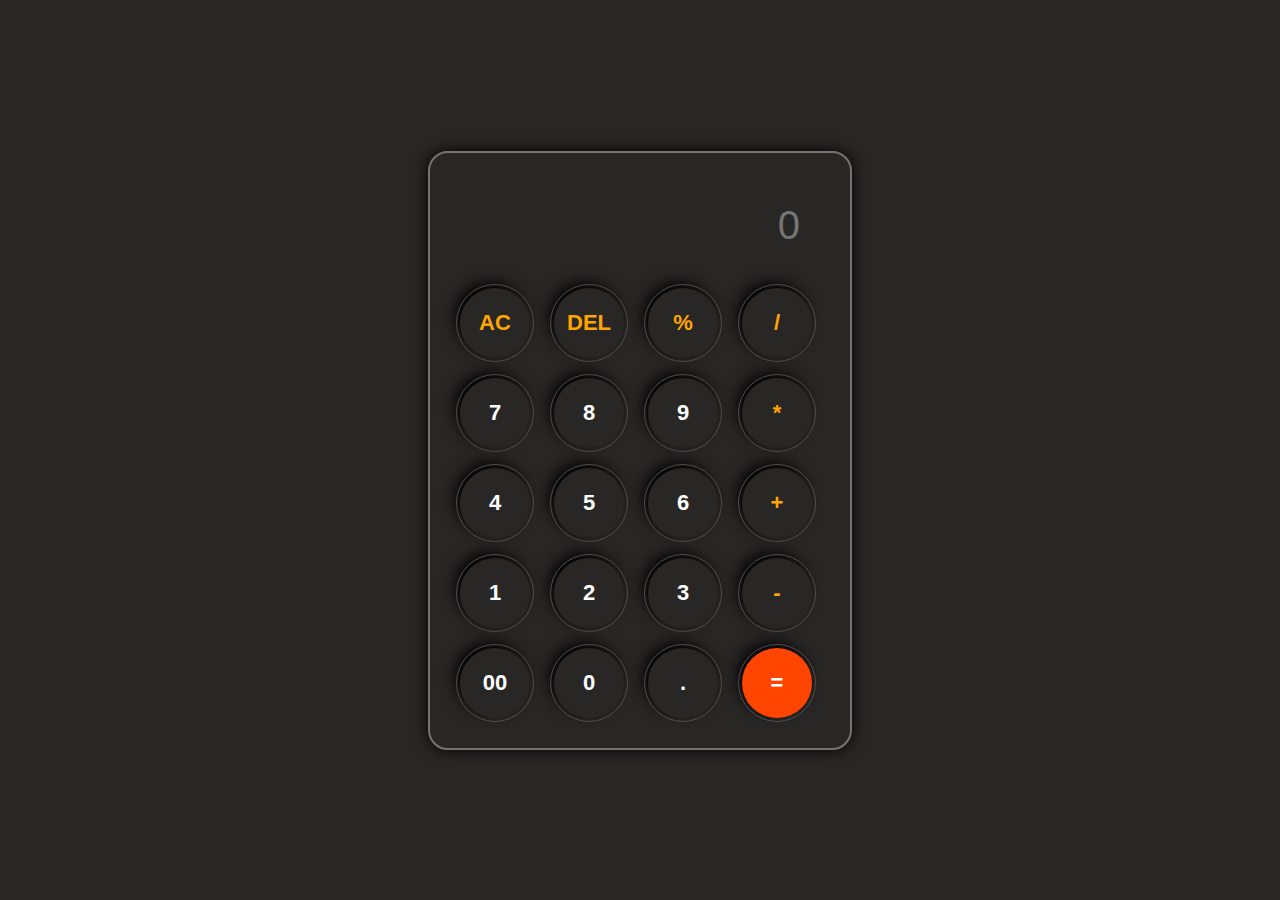
<file: Calculator/index.html>
<!DOCTYPE html>
 <html lang="en">
 <head>
    <meta charset="UTF-8">
    <meta name="viewport" content="width=device-width, initial-scale=1.0">
    <title>Calculator</title>
    <link rel="stylesheet" href="style.css">
 </head>
 <body>
    <div class="calculator">
    <div class="display">
        <input id="inputBox" type="text" placeholder="0" disabled>
    </div>
    <div class="row">
        <button type="button" id="operator">AC</button>
        <button type="button" id="operator">DEL</button>
        <button type="button" id="operator">%</button>
        <button type="button" id="operator">/</button>
    </div>
    <div class="row">
        <button type="button">7</button>
        <button type="button">8</button>
        <button type="button">9</button>
        <button type="button"id="operator">*</button>
    </div>
    <div class="row">
        <button type="button">4</button>
        <button type="button">5</button>
        <button type="button">6</button>
        <button type="button"  id="operator">+</button>
    </div>
    <div class="row">
        <button type="button">1</button>
        <button type="button">2</button>
        <button type="button">3</button>
        <button type="button"  id="operator">-</button>
    </div>
    <div class="row">
        <button type="button">00</button>
        <button type="button">0</button>
        <button type="button">.</button>
        <button type="button" id="equal">=</button>
    </div>
    <script src="script.js"></script>
</div>
 </body>
 </html>
</file>
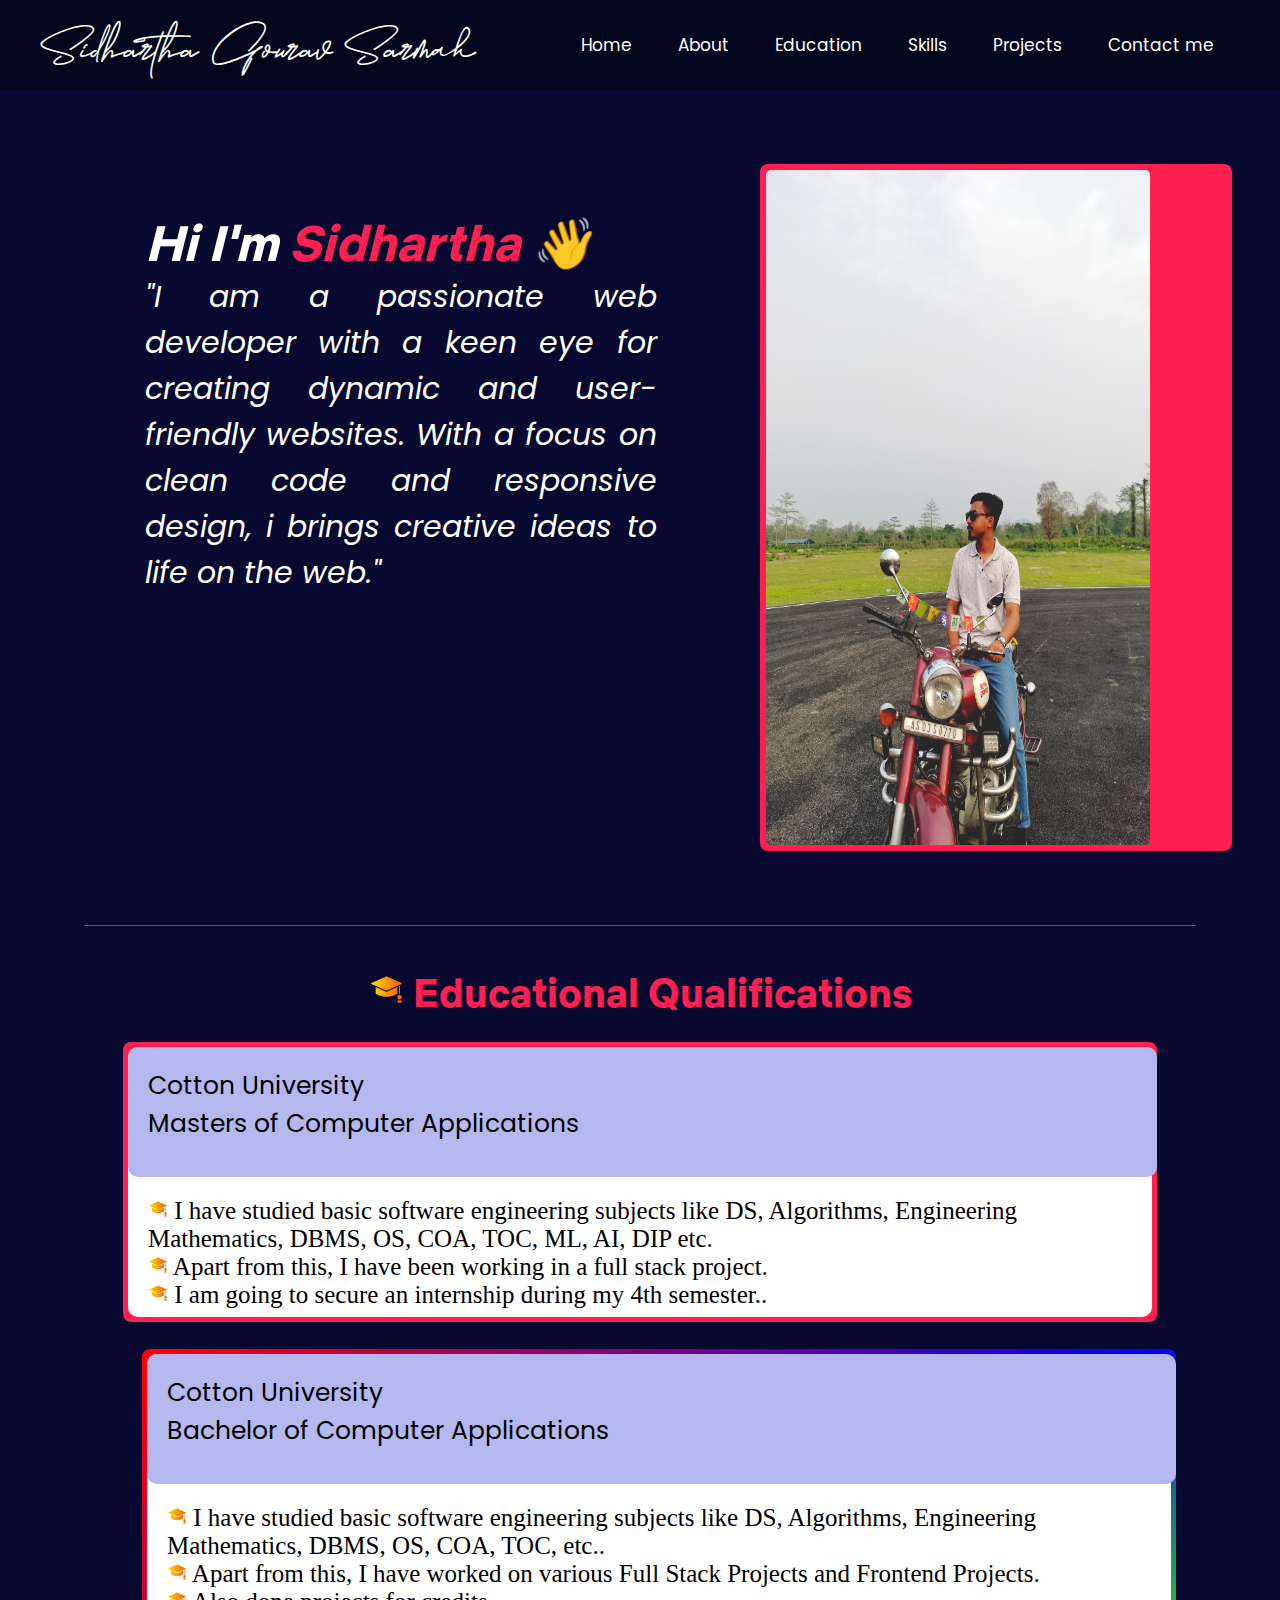
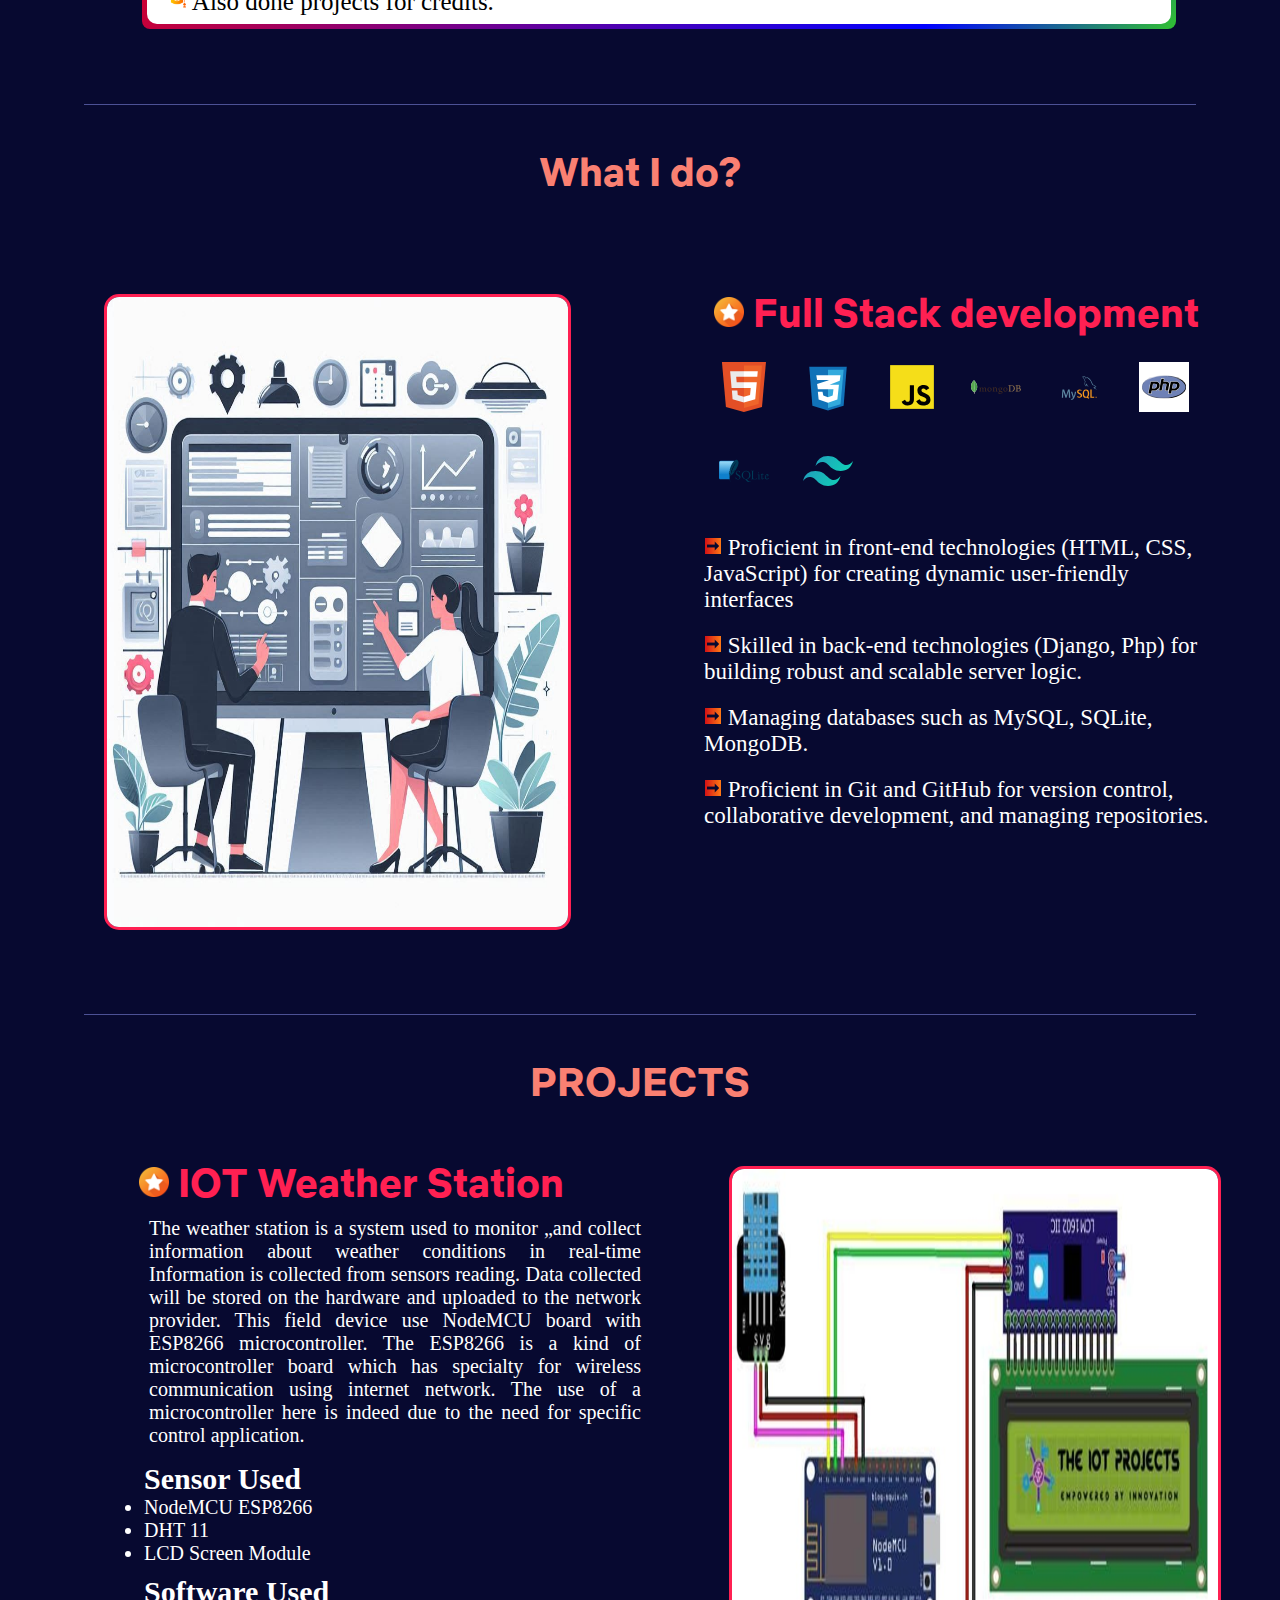
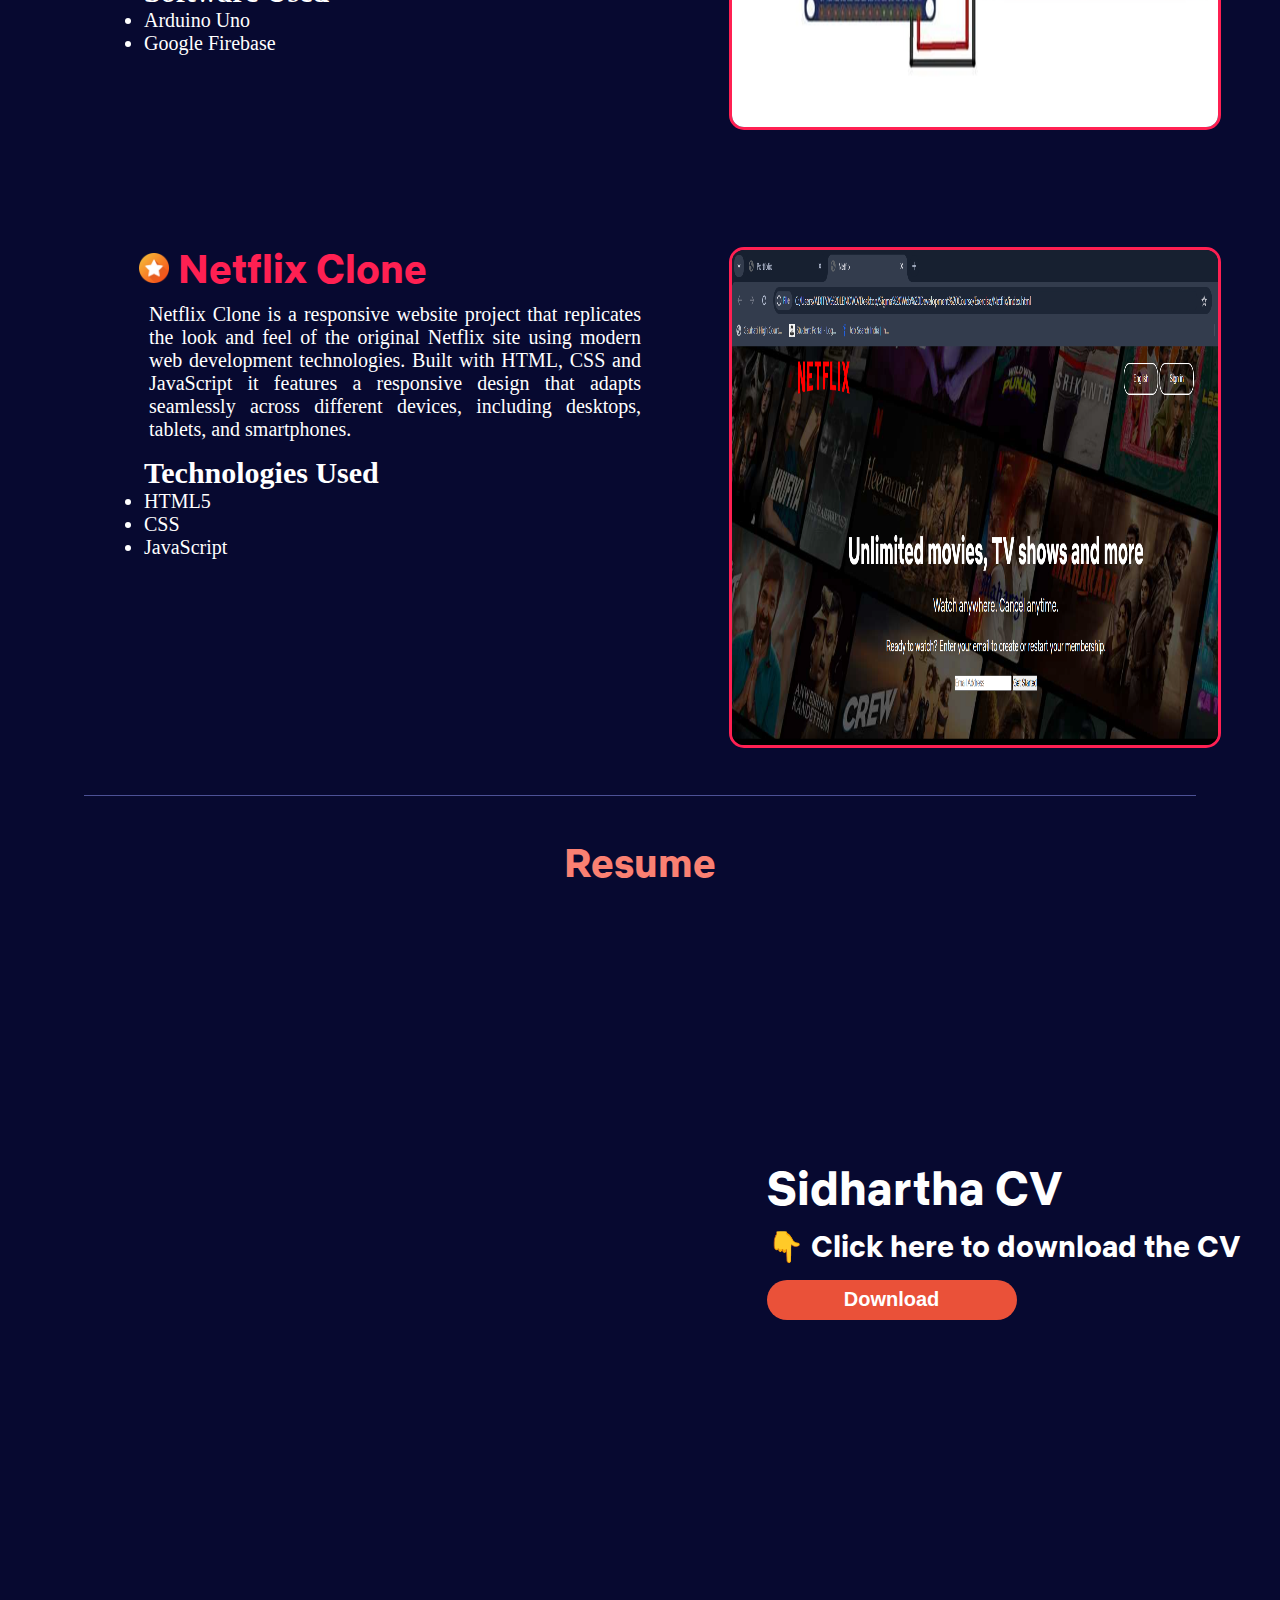
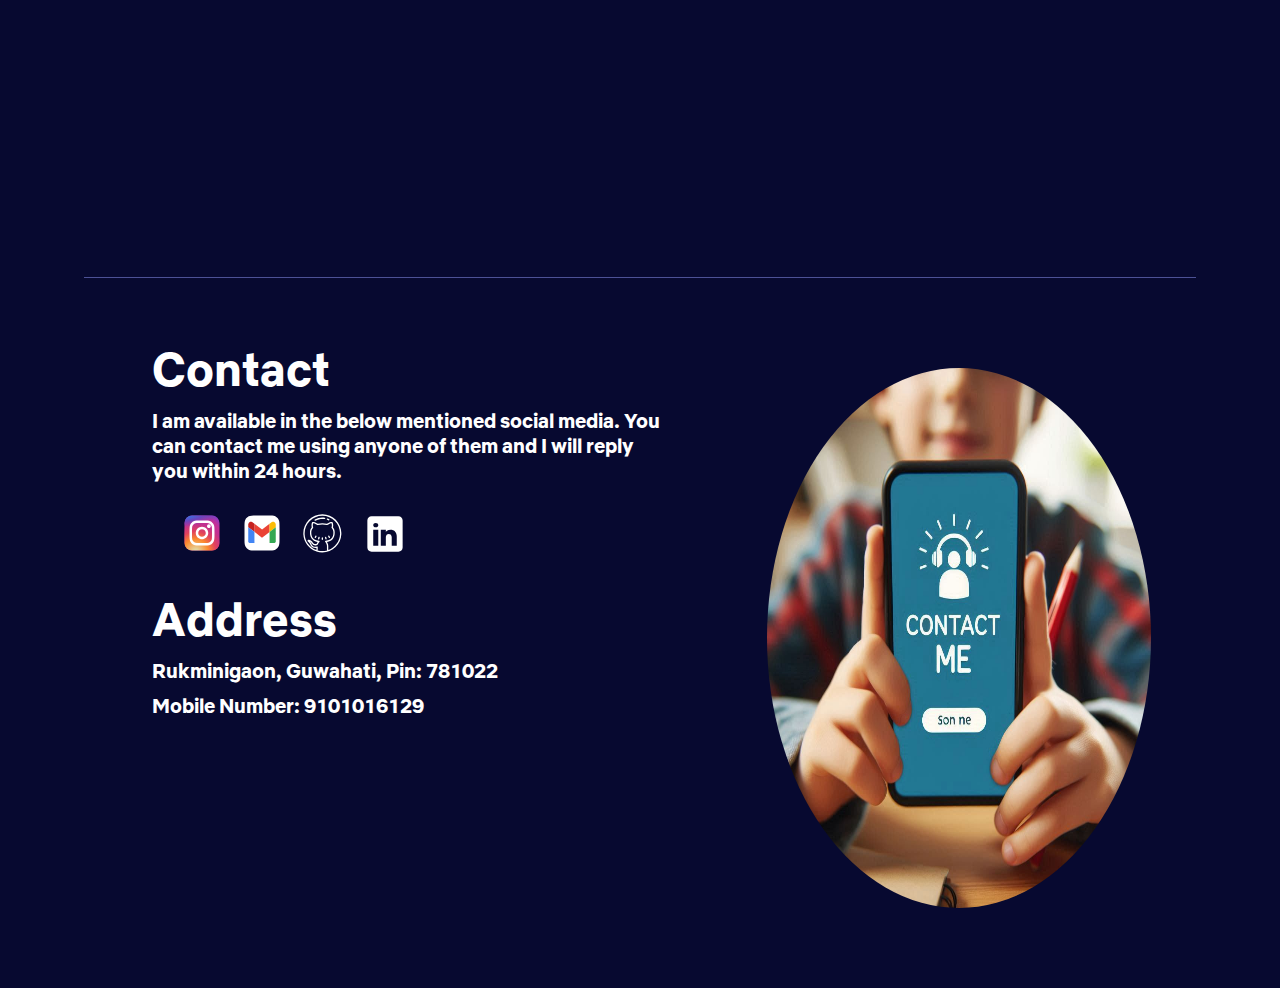
<file: Portfolio/index.html>
<!DOCTYPE html>
<html lang="en">

<head>
    <meta charset="UTF-8">
    <meta name="viewport" content="width=device-width, initial-scale=1.0">
    <title>Portfolio</title>
    <link rel="stylesheet" href="style.css">
</head>

<body>
    <header>
        <nav>
            <div class="left">
                Sidhartha Gourav Sarmah</div>
            <div class="right">
                <ul>
                    <li>Home</li>
                    <li>About</li>
                    <li>Education</li>
                    <li>Skills</li>
                    <li>Projects</li>
                    <li>Contact me</li>
                </ul>
            </div>
        </nav>
    </header>
    <main>
        <section class="firstsec">
            <div class="leftsec">
                Hi I'm <span class="spa">Sidhartha &#128075</span>
                <div class="para">
                    "I am a passionate web developer with a keen eye for creating dynamic and user-friendly
                    websites. With a focus on clean code and responsive design, i brings creative ideas to life on
                    the
                    web."
                </div>
            </div>
            <div class="rightsec">
                <img src="images/dp1.jpg" alt="">
            </div>
        </section>
        <hr>
        <section class="education">
            <div class="edu-heading">
                <img height="35px" src="images/Edu.png" alt="">
                Educational Qualifications
            </div>

            <div class="edu-parent">
                <div class="edu-details1">
                    <li>Cotton University</li>
                    <li>Masters of Computer Applications</li>
                </div>
                <div class="edu-details2">
                    <li>
                        <img height="20px" src="images/Edu.png" alt="">
                        I have studied basic software engineering subjects like DS, Algorithms, Engineering Mathematics,
                        DBMS, OS, COA, TOC, ML, AI, DIP etc.
                    </li>
                    <li>
                        <img height="20px" src="images/Edu.png" alt="">
                        Apart from this, I have been working in a full stack project.
                    </li>
                    <li>
                        <img height="20px" src="images/Edu.png" alt="">
                        I am going to secure an internship during my 4th semester..
                    </li>
                </div>
            </div>
            <div class="edu-parent1">
                <div class="edu-details3">
                    <li>Cotton University</li>
                    <li>Bachelor of Computer Applications</li>
                </div>
                <div class="edu-details4">
                    <li>
                        <img height="20px" src="images/Edu.png" alt="">
                        I have studied basic software engineering subjects like DS, Algorithms, Engineering Mathematics,
                        DBMS, OS, COA, TOC, etc..
                    </li>
                    <li>
                        <img height="20px" src="images/Edu.png" alt="">
                        Apart from this, I have worked on various Full Stack Projects and Frontend Projects.
                    </li>
                    <li>
                        <img height="20px" src="images/Edu.png" alt="">
                        Also done projects for credits.
                    </li>
                </div>
            </div>
            <hr>
        </section>
        <div class="what">What I do?</div>
        <section class="secondsec">
            <div class="secleft">
                <img src="images/what i do.png" alt="">
            </div>
            <div class="secright">
                <li id="full">
                    <img src="images/star.png" alt="">
                    Full Stack development
                </li>
                <div class="icon">
                    <img src="svg/1.svg" alt="">
                    <img src="svg/2.svg" alt="">
                    <img src="svg/3.svg" alt="">
                    <img src="svg/4.svg" alt="">
                    <img src="svg/5.svg" alt="">
                    <img src="svg/7.svg" alt="">
                    <img src="svg/8.svg" alt="">
                    <img src="svg/9.svg" alt="">
                </div>
                <li>
                    <img height="18px" src="images/arrow (1).png" alt="">
                    Proficient in front-end technologies (HTML, CSS, JavaScript) for creating dynamic user-friendly
                    interfaces

                </li>
                <li>
                    <img height="18px" src="images/arrow (1).png" alt="">
                    Skilled in back-end technologies (Django, Php) for building robust and scalable server logic.
                </li>
                <li>
                    <img height="18px" src="images/arrow (1).png" alt="">
                    Managing databases such as MySQL, SQLite, MongoDB.
                </li>
                <li>
                    <img height="18px" src="images/arrow (1).png" alt="">
                    Proficient in Git and GitHub for version control, collaborative development, and managing
                    repositories.
                </li>
            </div>
        </section>
        <hr>
        <div class="what">PROJECTS</div>
        <section class="thirdsec">
            <div class="thirdleft">
                <img height="30px" src="images/star.png" alt="">
                IOT Weather Station
                <p class="iotpara">
                    The weather station is a system used to monitor „and collect information about weather conditions in
                    real-time Information is collected from sensors reading. Data collected will be stored on the
                    hardware and uploaded to the network provider. This field device use NodeMCU board with ESP8266
                    microcontroller. The ESP8266 is a kind of microcontroller board which has specialty for wireless
                    communication using internet network. The use of a microcontroller here is indeed due to the need
                    for specific control application.
                </p>

                <div id="compo">
                    <h2>Sensor Used</h2>
                    <li>NodeMCU ESP8266</li>
                    <li> DHT 11</li>
                    <li> LCD Screen Module</li>
                </div>
                <div id="soft">
                    <h2> Software Used</h2>
                    <li>Arduino Uno</li>
                    <li>Google Firebase</li>
                </div>
            </div>
            <div class="thirdright">
                <img height="" src="images/iot.png" alt="">
            </div>
        </section>
        <section class="forthsec">
            <div class="forthleft">
                <img height="30px" src="images/star.png" alt="">
                Netflix Clone
                <p class="netflix-para">
                    Netflix Clone is a responsive website project that replicates the look and feel of the original
                    Netflix site using modern web development technologies. Built with HTML, CSS and
                    JavaScript it features a responsive design that adapts seamlessly across different devices,
                    including desktops, tablets, and smartphones.
                </p>
                <div class="tech">
                    <h2>Technologies Used</h2>
                    <li>HTML5</li>
                    <li>CSS</li>
                    <li>JavaScript</li>
                </div>
            </div>
            <div class="forthright">
                <img src="images/netflix.png" alt="">
            </div>
        </section>
        <hr>
        <div class="what">Resume</div>
        <section class="fifth-section">
            <div class="fifth-left">
                <iframe src="file:///C:/Users/ADITYA%20LENOVO/Desktop/Codsoft/Portfolio/cv.pdf"
                    frameborder="0"></iframe>
            </div>
            <div class="fifth-right">
                <h3>Sidhartha CV</h3>
                <p>👇 Click here to download the CV</p>
                <a href="./cv.pdf" download="Sidhartha Resume">
                    <button>Download</button>
                </a>
            </div>
        </section>
        <hr>
        <section class="sixth-section">
            <div class="sixth-left">
                <h3>Contact</h3>
                <p>I am available in the below mentioned social media. You can contact me using anyone of them and I
                    will reply you within 24 hours.</p>
                <div class="contact-container">
                    <a href="https://www.instagram.com/sidhartha.css/" target="_blank">
                        <button class="insta-button">
                            <img src="svg/instagram.svg"alt="instagram logo"> 
                        </button>
                    </a>
                    <a href="mailto: sidharthasarmah17@gmail.com" target="_blank">
                        <button class="gmail-button">
                            <img src="svg/gmail.svg" alt="Gmail logo">
                        </button>
                    </a>
                    <a href="https://github.com/Sid-css" target="_blank">
                        <button class="github-button">
                            <img src="svg/github (1).svg" alt="github logo">
                        </button>
                    </a>
                    <a href="https://www.linkedin.com/in/sidhartha-gourav-sarmah-9a6322224/" target="_blank">
                        <button class="linkedin-button">
                            <img src="svg/linkedin.svg" alt="">
                        </button>
                    </a>
                </div>
                <div class="address">
                    <h3>Address</h3>
                    <p>Rukminigaon, Guwahati, Pin: 781022</p>
                    <p>Mobile Number: 9101016129</p>
                </div>
            </div>
            <div class="sixth-right">
                <img src="images/Contact me.png" alt="">
            </div>
        </section>
    </main>
</body>

</html>
</file>
<file: Calculator/style.css>
* {
     margin: 0;
     padding: 0;
     box-sizing: border-box;
 }

 body {
     min-height: 100vh;
     width: 100%;
     display: flex;
     flex-direction: column;
     justify-content: center;
     align-items: center;
     background-color: rgb(41, 38, 38)
 }

 .calculator {
     border: 2px solid rgb(116, 114, 114);
     padding: 20px;
     border-radius: 20px;
     box-shadow: 0 0 15px black;
 }

 .display input {
     width: 360px;
     border: none;
     outline: none;
     padding: 20px;
     margin: 10px;
     background: transparent;
     font-size: 40px;
     color: #fff;
     text-align: right;
     cursor: pointer;
 }

 input ::placeholder {
     color: white;
 }

 .row button {
     width: 70px;
     height: 70px;
     margin: 10px;
     border-radius: 50%;
     background: transparent;
     color: #fff;
     font-size: 22px;
     font-weight: 600;
     border: 0;
     box-shadow: -5px -6px 15px #000;
     outline: 1px solid rgb(80, 77, 77);
     outline-offset: 3px;
     cursor: pointer;
 }

 button:active {
     background: black;
     transform: translate(2px 2px);
 }

 #operator {
     color: orange;
 }

 #equal {
     background-color: orangered;
 }
</file>
<file: Portfolio/style.css>
@import url('https://fonts.googleapis.com/css2?family=Poppins:ital,wght@0,100;0,200;0,300;0,400;0,500;0,600;0,700;0,800;0,900;1,100;1,200;1,300;1,400;1,500;1,600;1,700;1,800;1,900&display=swap');

@font-face {
    font-family: agustina;
    src: url(agustina_3/Agustina-Signature.otf);
}

@font-face {
    font-family: netflix;
    src: url(netflix-sans-font/NetflixSans-Bold.otf);
}

@keyframes move {
    0% {
        left: 50deg;
    }

    to {
        right: 50deg;
    }

}

:root {
    --navcolor: #01061d;
    --seccolor: #070930;
}

* {
    margin: 0;
    padding: 0;
}

body {
    background-color: var(--seccolor);
}

nav {
    display: flex;
    justify-content: space-around;
    background-color: var(--navcolor);
    align-items: center;
    height: 90px;
}

nav ul {
    display: flex;
    justify-content: center;
}

.left {
    color: white;
    font-size: 40px;
    font-family: agustina;
}

nav ul li {
    list-style: none;
    font-family: 'poppins';
    font-size: 17px;
    color: white;
    margin: 0 23px;
}

.firstsec {
    display: flex;
    justify-content: space-around;
    margin: 80px 0;
}

.leftsec {
    width: 40%;
    color: white;
    font-style: italic;
    font-size: 50px;
    font-family: netflix;
    margin: 40px 0 0 90px;

}

.para {
    font-size: 30px;
    font-family: 'poppins';
    text-align: justify;
}

.spa {
    color: #ff2052;
}

.rightsec {
    width: 460px;
    position: relative;
}

.rightsec::before {
    content: '';
    position: absolute;
    top: -6px;
    left: -6px;
    width: 100%;
    height: 100%;
    background-color: #ff2052;
    /* background:
        linear-gradient(130deg, #ff720e, #10e044 50%, yellow 90%, red 100%); */
    z-index: -1;
    border-radius: 8px;
    padding: 6px;
    /* animation: animate 2s linear infinite; */
}

@keyframes animate {
    100% {
        filter: hue-rotate(360deg);
    }
}

.rightsec img {
    height: 75vh;
    width: 30vw;
    object-fit: fill;
    border-radius: 5px;
    margin: 0 0 -4px 0;
}

main hr {
    border: 0;
    background-color: #4c5195;
    height: 1px;
    margin: 40px 84px;
}

.edu-heading {
    color: #ff2052;
    font-size: 40px;
    font-family: netflix;
    text-align: center;
    margin: 0px 0px 30px 0px;
    /* height: 9vh;
   
    padding: 10px;
    background-color: rgb(111, 235, 188); */
}

.edu-parent {
    width: 80vw;
    min-height: 30vh;
    background-color: white;
    border-radius: 10px;
    margin: auto;
    /* border: 2px solid #ff2052; */
    position: relative;

}

.edu-parent::before {
    content: '';
    position: absolute;
    top: -5px;
    left: -5px;
    width: 100%;
    height: 100%;
    background-color: #ff2052;
    background:
        linear-gradient(130deg, 130deg, red, blue 80%, rgb(49, 193, 49) 100%);
    z-index: -1;
    border-radius: 8px;
    padding: 5px;
    animation: animate 2s linear infinite;
}

.edu-details1 {
    color: black;
    background-color: #b4b8ee;
    border-radius: 10px;
    list-style: none;
    font-size: 25px;
    font-family: 'poppins';
    width: 77.3vw;
    margin: auto;
    padding: 20px;
    min-height: 10vh;
}

.edu-details2 {
    margin: 20px;
    list-style: none;
    font-size: 25px;
}

.edu-parent1 {
    width: 80vw;
    min-height: 30vh;
    background-color: white;
    border-radius: 10px;
    margin: 37px 0px 80px 147px;
    /* border: 2px solid #ff2052; */
    position: relative;
}

.edu-parent1::before {
    content: '';
    position: absolute;
    top: -5px;
    left: -5px;
    width: 100%;
    height: 100%;
    background-color: #ff2052;
    background:
        linear-gradient(130deg, red, blue 80%, rgb(49, 193, 49) 100%);
    z-index: -1;
    border-radius: 8px;
    padding: 5px;
    animation: animate 2s linear infinite;
}

.edu-details3 {
    color: black;
    background-color: #b4b8ee;
    border-radius: 10px;
    list-style: none;
    font-size: 25px;
    font-family: 'poppins';
    width: 77.3vw;
    margin: auto;
    padding: 20px;
    min-height: 10vh;
}

.edu-details4 {
    margin: 20px;
    list-style: none;
    font-size: 25px;
}

.secondsec {
    display: flex;
    justify-content: space-around;
    margin: 80px 0;
}

.what {
    color: #fa8072;
    font-size: 40px;
    text-align: center;
    margin: 10px;
    font-family: netflix;

}

.secleft {
    width: 40%;
    color: white;
}



.secleft img {
    height: 70vh;
    width: 36vw;
    margin: 18px 0 0 40px;
    border: 3px solid #ff2052;
    border-radius: 15px;

}

.secright {
    width: 40%;
    color: white;

}

#full {
    font-size: 40px;
    color: #ff2052;
    font-family: netflix;
    margin: 10px;
}

.icon img {
    width: 50px;
    padding: 7px;
    margin: 8px 8px;
}

#full img {
    height: 30px;
}

.secright li {
    list-style: none;
    font-size: 23px;
    margin-top: 20px;

}

.thirdsec {
    display: flex;
    justify-content: space-around;
    margin: 20px 0;
}

.thirdleft {
    width: 40%;
    margin: 30px 0 0 100px;
    font-size: 40px;
    font-family: netflix;
    color: #ff2052;

}

.iotpara {
    color: white;
    margin: 10px;
    font-size: 20px;
    font-family: 'Times New Roman', Times, serif;
    text-align: justify;
}

#compo {
    font-size: 20px;
    color: white;
    font-family: 'Times New Roman', Times, serif;
    padding: 5px;
}

#soft {
    font-size: 20px;
    color: white;
    font-family: 'Times New Roman', Times, serif;
    padding: 5px;
}

.thirdright {
    width: 40%;
    font-size: 30px;
    color: white;
}



.thirdright img {
    height: 62vh;
    width: 38vw;
    margin-top: 40px;
    object-fit: fill;
    border: 3px solid #ff2052;
    border-radius: 15px;
}

.forthsec {
    display: flex;
    justify-content: space-around;
    margin: 20px 0;
}

.forthleft {
    width: 40%;
    font-size: 40px;
    color: white;
    margin: 85px 0 0 100px;
    font-family: netflix;
    color: #ff2052;
}

.netflix-para {
    color: white;
    margin: 10px;
    font-size: 20px;
    font-family: 'Times New Roman', Times, serif;
    text-align: justify;
}

.tech {
    font-size: 20px;
    color: white;
    font-family: 'Times New Roman', Times, serif;
    padding: 5px;
}

.forthright {
    width: 40%;
    font-size: 30px;
    color: white;
    margin-top: 50px;
}

.forthright img {
    height: 55vh;
    width: 38vw;
    margin-top: 40px;
    object-fit: fill;
    border: 3px solid #ff2052;
    border-radius: 15px;
}

.fifth-section {
    display: flex;
    justify-content: space-around;
    margin: 20px 0;
}

.fifth-left {
    width: 40%;
    font-size: 40px;
    color: white;
    margin: 20px 0 0 150px;
    font-family: netflix;

}

.fifth-left iframe {
    width: 40vw;
    height: 100vh;

}

.fifth-right {
    width: 40%;
    font-size: 40px;
    color: white;
    margin: 250px 0 0 100px;
    font-family: netflix;
}

.fifth-right p {
    font-size: 30px;
    margin: 10px 0 0 0;
}

.fifth-right button {
    width: 250px;
    height: 40px;
    color: white;
    border: none;
    border-radius: 20px;
    font-size: 20px;
    background-color: rgb(234, 81, 57);
    position: relative;
    cursor: pointer;
    font-weight: 700;
}

.fifth-right button:active {
    background: black;
    transform: translate(2px 2px);
}

.sixth-section {
    display: flex;
    justify-content: space-around;
    margin: 20px 0;
}

.sixth-left {
    width: 40%;
    font-size: 40px;
    color: white;
    margin: 20px 0 0 150px;
    font-family: netflix;
}

.sixth-left p {
    font-size: 20px;
    margin-top: 10px;
}

.sixth-right {
    width: 40%;
    font-size: 40px;
    color: white;
    margin: 20px 0 0 150px;
    font-family: netflix;
}

.contact-container {
    display: flex;
    flex-direction: row;
    margin: 20px;
}

.insta-button {
    margin: 10px;
    border-radius: 15px;
    cursor: pointer;
    background: transparent;
    border: none;
    outline: none;
}

.insta-button img {
    width: 40px;
}

.gmail-button {
    margin: 10px;
    border-radius: 15px;
    cursor: pointer;
    background: transparent;
    border: none;
    outline: none;
}

.gmail-button img {
    width: 40px;
}

.github-button {
    margin: 10px;
    border-radius: 15px;
    cursor: pointer;
    background: transparent;
    border: none;
    outline: none;
}

.github-button img {
    width: 42px;
}

.linkedin-button {
    margin: 10px;
    border-radius: 15px;
    cursor: pointer;
    background: transparent;
    border: none;
    outline: none;
}

.linkedin-button img {
    width: 42px;
}
.sixth-right{
    margin: 50px;
}
.sixth-right img {
    height: 60vh;
    width: 30vw;
    border-radius: 50%;
    margin: 0 0 0 50px;
}
</file>
